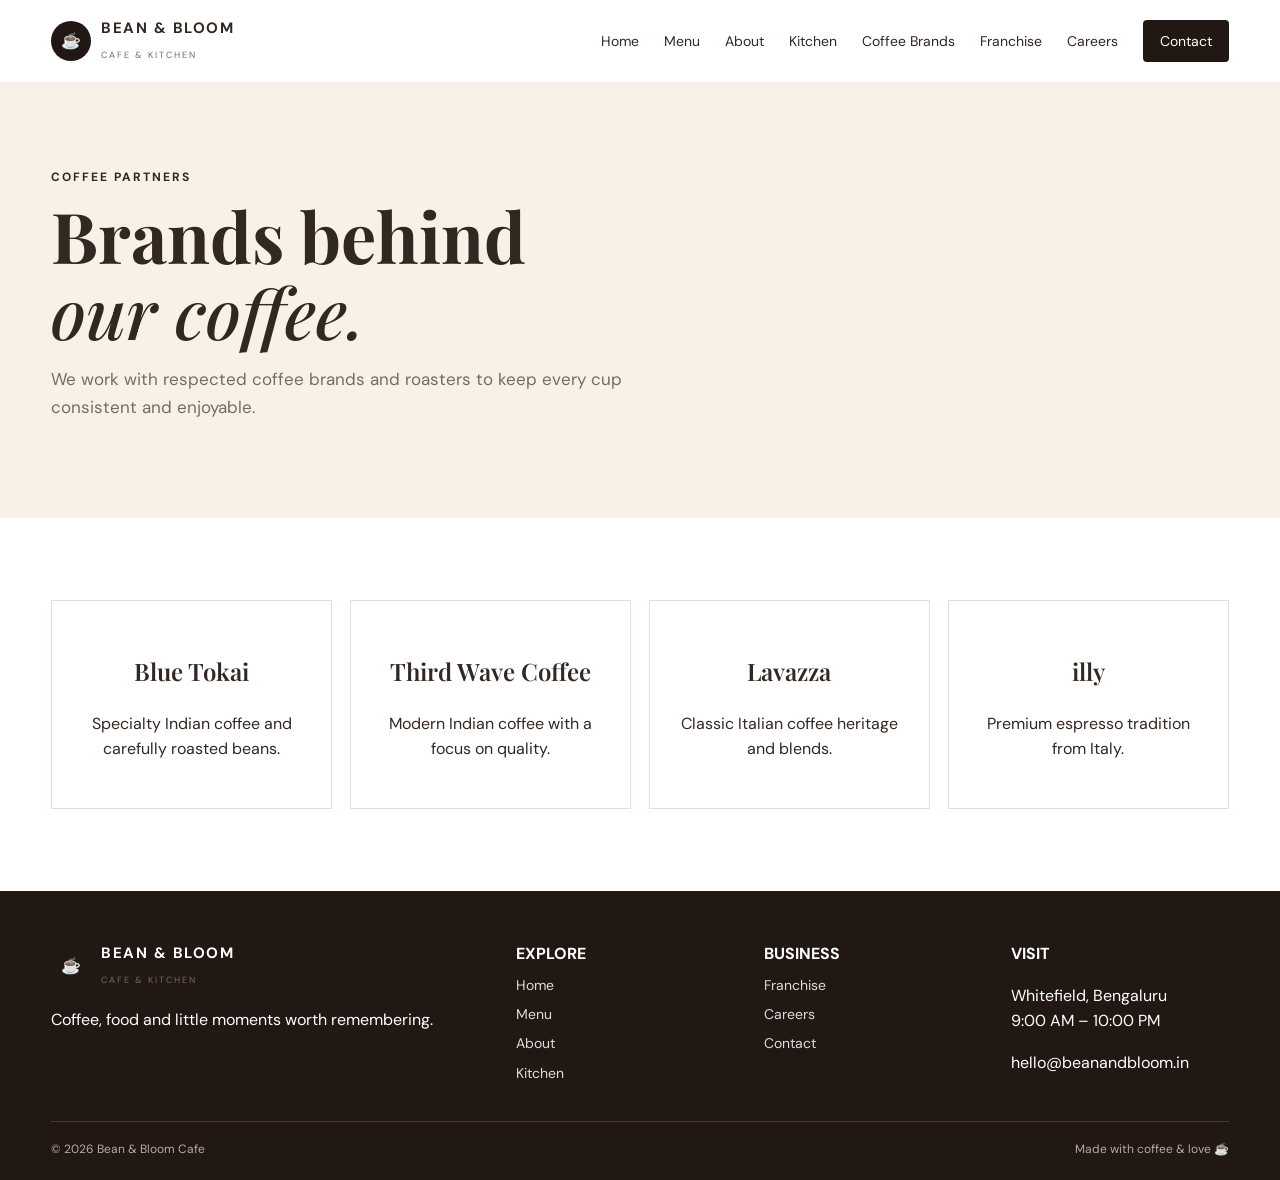
<file: brands.html>
<!doctype html><html lang="en"><head><meta charset="UTF-8"><meta name="viewport" content="width=device-width,initial-scale=1.0"><title>Bean & Bloom | Coffee Brands</title><link rel="stylesheet" href="style.css"></head><body><header class="navbar"><a class="logo" href="index.html"><span class="logo-icon">☕</span><span><strong>BEAN & BLOOM</strong><small>CAFE & KITCHEN</small></span></a><nav class="nav-links"><a href="index.html">Home</a><a href="menu.html">Menu</a><a href="about.html">About</a><a href="kitchen.html">Kitchen</a><a href="brands.html">Coffee Brands</a><a href="franchise.html">Franchise</a><a href="careers.html">Careers</a><a href="contact.html" class="nav-book">Contact</a></nav><button class="mobile-menu" aria-label="Menu">☰</button></header><main><section class="page-hero"><div class="container"><span class="eyebrow">COFFEE PARTNERS</span><h1>Brands behind<br><em>our coffee.</em></h1><p>We work with respected coffee brands and roasters to keep every cup consistent and enjoyable.</p></div></section><section class="section"><div class="container"><div class="brand-grid"><div class="brand-card"><h3>Blue Tokai</h3><p>Specialty Indian coffee and carefully roasted beans.</p></div><div class="brand-card"><h3>Third Wave Coffee</h3><p>Modern Indian coffee with a focus on quality.</p></div><div class="brand-card"><h3>Lavazza</h3><p>Classic Italian coffee heritage and blends.</p></div><div class="brand-card"><h3>illy</h3><p>Premium espresso tradition from Italy.</p></div></div></div></section></main><footer class="footer"><div class="container footer-grid"><div><div class="logo"><span class="logo-icon">☕</span><span><strong>BEAN & BLOOM</strong><small>CAFE & KITCHEN</small></span></div><p>Coffee, food and little moments worth remembering.</p></div><div><b>EXPLORE</b><a href="index.html">Home</a><a href="menu.html">Menu</a><a href="about.html">About</a><a href="kitchen.html">Kitchen</a></div><div><b>BUSINESS</b><a href="franchise.html">Franchise</a><a href="careers.html">Careers</a><a href="contact.html">Contact</a></div><div><b>VISIT</b><p>Whitefield, Bengaluru<br>9:00 AM – 10:00 PM</p><p>hello@beanandbloom.in</p></div></div><div class="container footer-bottom"><span>© <span class="year"></span> Bean & Bloom Cafe</span><span>Made with coffee & love ☕</span></div></footer><script src="script.js"></script></body></html>
</file>
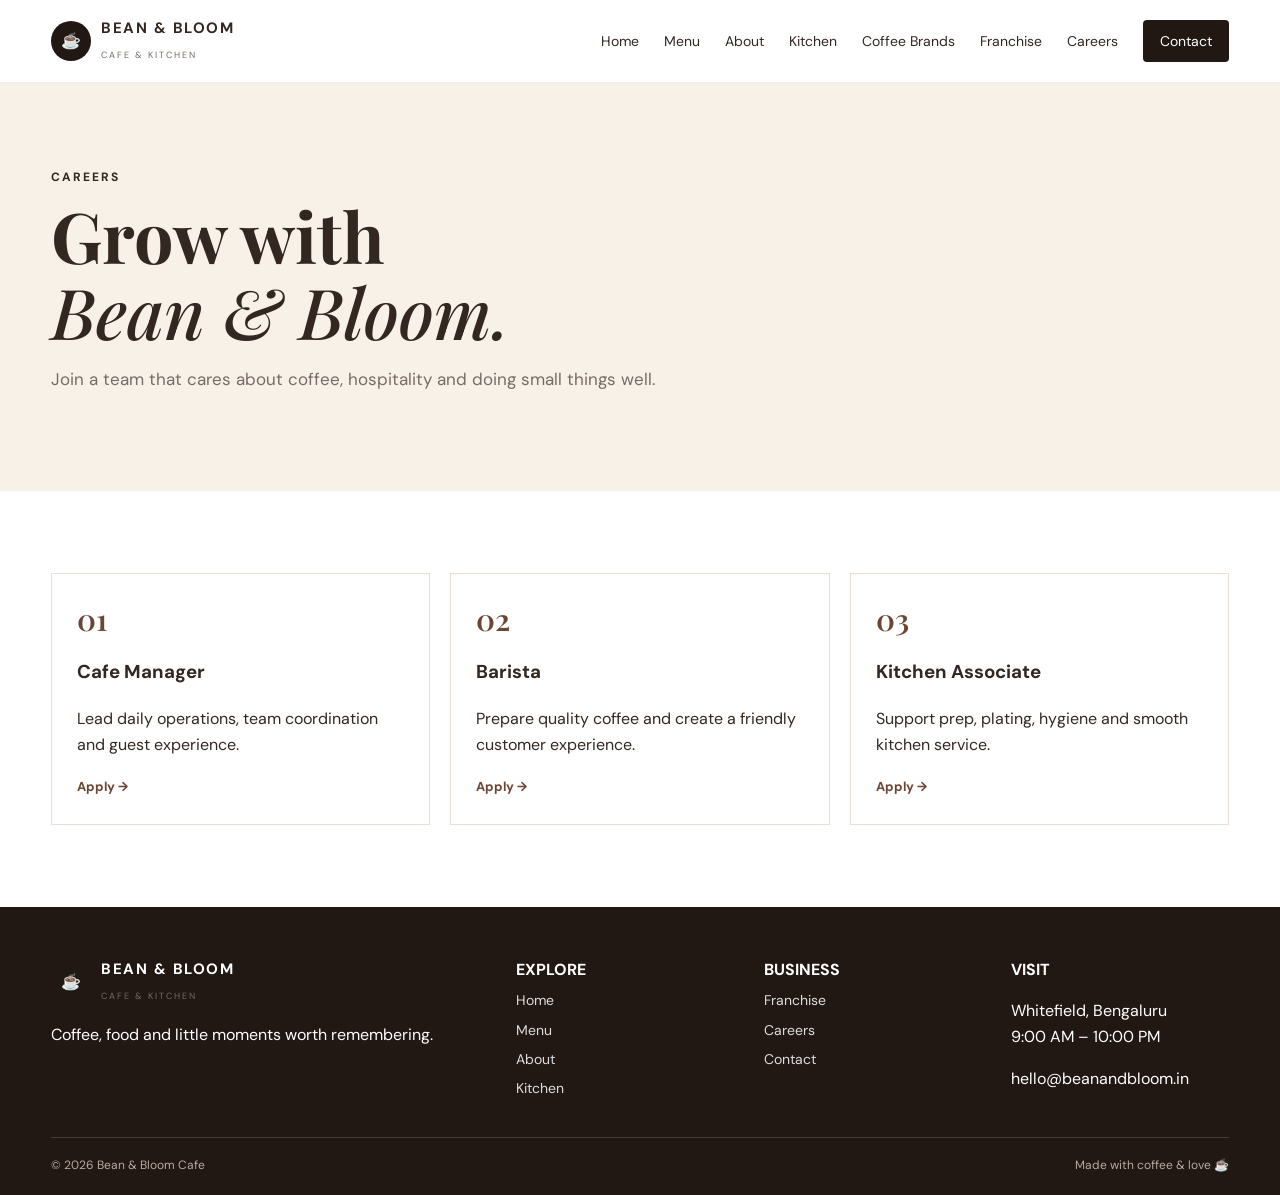
<file: careers.html>
<!doctype html><html lang="en"><head><meta charset="UTF-8"><meta name="viewport" content="width=device-width,initial-scale=1.0"><title>Bean & Bloom | Careers</title><link rel="stylesheet" href="style.css"></head><body><header class="navbar"><a class="logo" href="index.html"><span class="logo-icon">☕</span><span><strong>BEAN & BLOOM</strong><small>CAFE & KITCHEN</small></span></a><nav class="nav-links"><a href="index.html">Home</a><a href="menu.html">Menu</a><a href="about.html">About</a><a href="kitchen.html">Kitchen</a><a href="brands.html">Coffee Brands</a><a href="franchise.html">Franchise</a><a href="careers.html">Careers</a><a href="contact.html" class="nav-book">Contact</a></nav><button class="mobile-menu" aria-label="Menu">☰</button></header><main><section class="page-hero"><div class="container"><span class="eyebrow">CAREERS</span><h1>Grow with<br><em>Bean & Bloom.</em></h1><p>Join a team that cares about coffee, hospitality and doing small things well.</p></div></section><section class="section"><div class="container"><div class="process-grid"><article><b>01</b><h3>Cafe Manager</h3><p>Lead daily operations, team coordination and guest experience.</p><a class="details-link" href="contact.html">Apply →</a></article><article><b>02</b><h3>Barista</h3><p>Prepare quality coffee and create a friendly customer experience.</p><a class="details-link" href="contact.html">Apply →</a></article><article><b>03</b><h3>Kitchen Associate</h3><p>Support prep, plating, hygiene and smooth kitchen service.</p><a class="details-link" href="contact.html">Apply →</a></article></div></div></section></main><footer class="footer"><div class="container footer-grid"><div><div class="logo"><span class="logo-icon">☕</span><span><strong>BEAN & BLOOM</strong><small>CAFE & KITCHEN</small></span></div><p>Coffee, food and little moments worth remembering.</p></div><div><b>EXPLORE</b><a href="index.html">Home</a><a href="menu.html">Menu</a><a href="about.html">About</a><a href="kitchen.html">Kitchen</a></div><div><b>BUSINESS</b><a href="franchise.html">Franchise</a><a href="careers.html">Careers</a><a href="contact.html">Contact</a></div><div><b>VISIT</b><p>Whitefield, Bengaluru<br>9:00 AM – 10:00 PM</p><p>hello@beanandbloom.in</p></div></div><div class="container footer-bottom"><span>© <span class="year"></span> Bean & Bloom Cafe</span><span>Made with coffee & love ☕</span></div></footer><script src="script.js"></script></body></html>
</file>
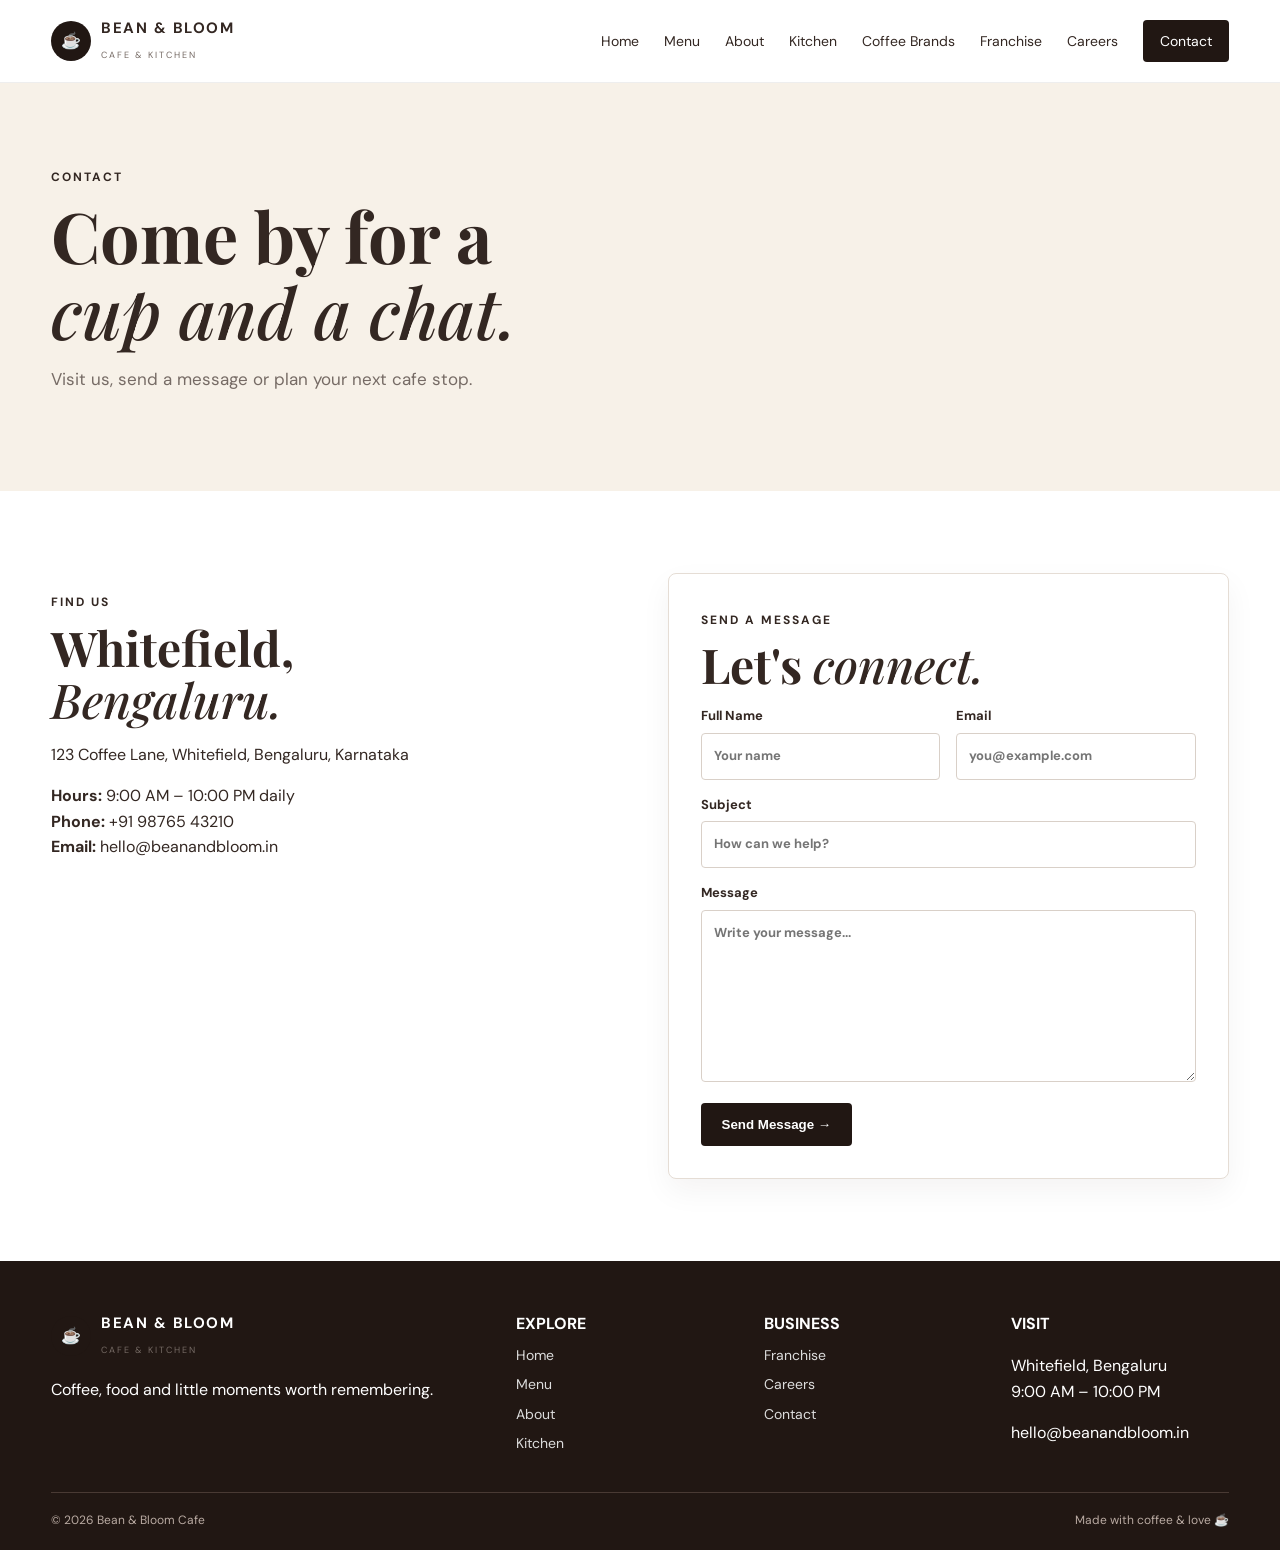
<file: contact.html>
<!doctype html><html lang="en"><head><meta charset="UTF-8"><meta name="viewport" content="width=device-width,initial-scale=1.0"><title>Bean & Bloom | Contact</title><link rel="stylesheet" href="style.css"></head><body><header class="navbar"><a class="logo" href="index.html"><span class="logo-icon">☕</span><span><strong>BEAN & BLOOM</strong><small>CAFE & KITCHEN</small></span></a><nav class="nav-links"><a href="index.html">Home</a><a href="menu.html">Menu</a><a href="about.html">About</a><a href="kitchen.html">Kitchen</a><a href="brands.html">Coffee Brands</a><a href="franchise.html">Franchise</a><a href="careers.html">Careers</a><a href="contact.html" class="nav-book">Contact</a></nav><button class="mobile-menu" aria-label="Menu">☰</button></header><main><section class="page-hero"><div class="container"><span class="eyebrow">CONTACT</span><h1>Come by for a<br><em>cup and a chat.</em></h1><p>Visit us, send a message or plan your next cafe stop.</p></div></section><section class="section"><div class="container two-col"><div><span class="section-label">FIND US</span><h2>Whitefield,<br><em>Bengaluru.</em></h2><p>123 Coffee Lane, Whitefield, Bengaluru, Karnataka</p><p><b>Hours:</b> 9:00 AM – 10:00 PM daily<br><b>Phone:</b> +91 98765 43210<br><b>Email:</b> hello@beanandbloom.in</p><iframe class="map" src="https://www.google.com/maps?q=Whitefield,Bengaluru&output=embed" loading="lazy" title="Bean & Bloom location map"></iframe></div><div class="form-card"><span class="eyebrow">SEND A MESSAGE</span><h2>Let's <em>connect.</em></h2><form id="contactForm"><div class="form-grid"><label>Full Name<input name="name" required placeholder="Your name"></label><label>Email<input type="email" name="email" required placeholder="you@example.com"></label></div><label>Subject<input name="subject" required placeholder="How can we help?"></label><label>Message<textarea name="message" rows="7" required placeholder="Write your message..."></textarea></label><button class="btn btn-dark" type="submit">Send Message →</button></form></div></div></section></main><footer class="footer"><div class="container footer-grid"><div><div class="logo"><span class="logo-icon">☕</span><span><strong>BEAN & BLOOM</strong><small>CAFE & KITCHEN</small></span></div><p>Coffee, food and little moments worth remembering.</p></div><div><b>EXPLORE</b><a href="index.html">Home</a><a href="menu.html">Menu</a><a href="about.html">About</a><a href="kitchen.html">Kitchen</a></div><div><b>BUSINESS</b><a href="franchise.html">Franchise</a><a href="careers.html">Careers</a><a href="contact.html">Contact</a></div><div><b>VISIT</b><p>Whitefield, Bengaluru<br>9:00 AM – 10:00 PM</p><p>hello@beanandbloom.in</p></div></div><div class="container footer-bottom"><span>© <span class="year"></span> Bean & Bloom Cafe</span><span>Made with coffee & love ☕</span></div></footer><script src="script.js"></script></body></html>
</file>
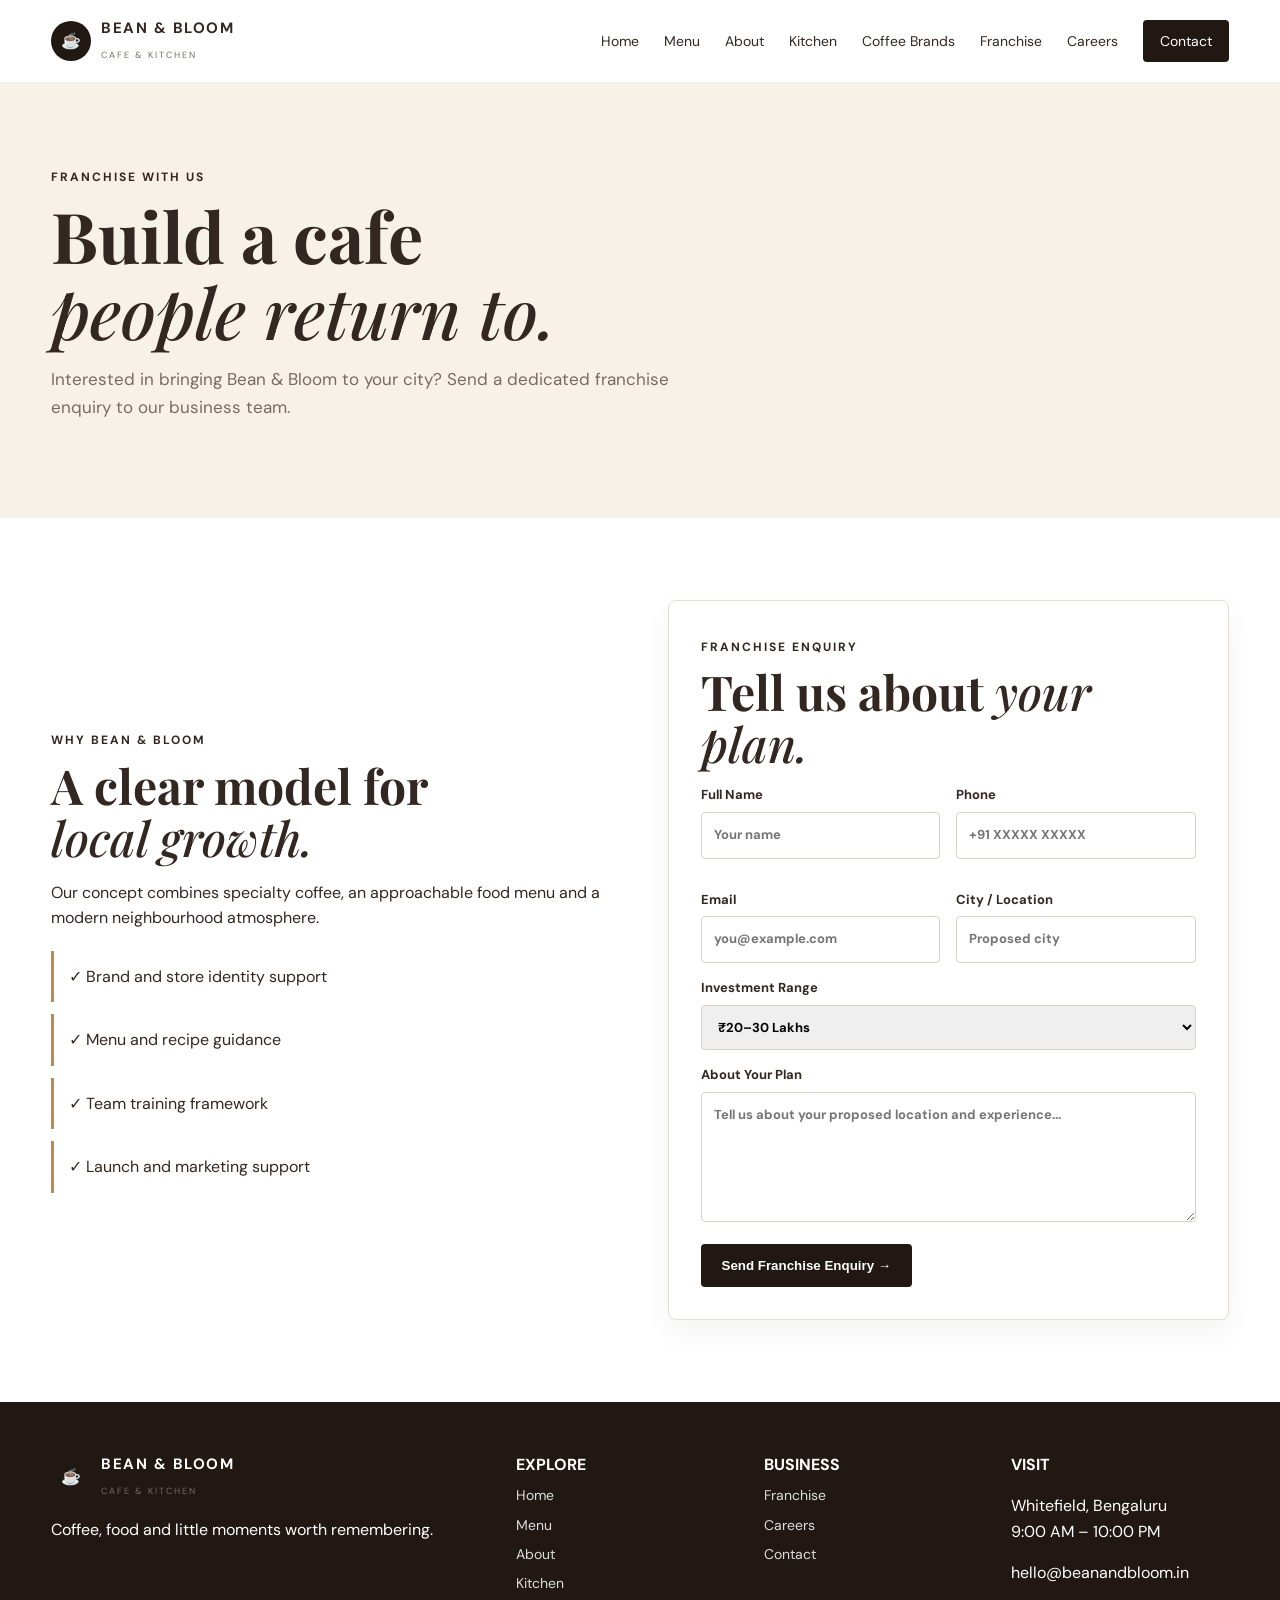
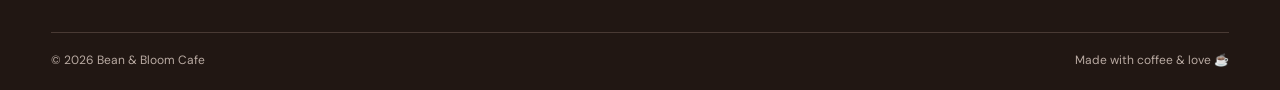
<file: franchise.html>
<!doctype html><html lang="en"><head><meta charset="UTF-8"><meta name="viewport" content="width=device-width,initial-scale=1.0"><title>Bean & Bloom | Franchise</title><link rel="stylesheet" href="style.css"></head><body><header class="navbar"><a class="logo" href="index.html"><span class="logo-icon">☕</span><span><strong>BEAN & BLOOM</strong><small>CAFE & KITCHEN</small></span></a><nav class="nav-links"><a href="index.html">Home</a><a href="menu.html">Menu</a><a href="about.html">About</a><a href="kitchen.html">Kitchen</a><a href="brands.html">Coffee Brands</a><a href="franchise.html">Franchise</a><a href="careers.html">Careers</a><a href="contact.html" class="nav-book">Contact</a></nav><button class="mobile-menu" aria-label="Menu">☰</button></header><main><section class="page-hero"><div class="container"><span class="eyebrow">FRANCHISE WITH US</span><h1>Build a cafe<br><em>people return to.</em></h1><p>Interested in bringing Bean & Bloom to your city? Send a dedicated franchise enquiry to our business team.</p></div></section><section class="section"><div class="container two-col"><div><span class="section-label">WHY BEAN & BLOOM</span><h2>A clear model for<br><em>local growth.</em></h2><p>Our concept combines specialty coffee, an approachable food menu and a modern neighbourhood atmosphere.</p><div class="check-list"><div>✓ Brand and store identity support</div><div>✓ Menu and recipe guidance</div><div>✓ Team training framework</div><div>✓ Launch and marketing support</div></div></div><div class="form-card"><span class="eyebrow">FRANCHISE ENQUIRY</span><h2>Tell us about <em>your plan.</em></h2><form id="franchiseForm"><div class="form-grid"><label>Full Name<input name="name" required placeholder="Your name"></label><label>Phone<input name="phone" required placeholder="+91 XXXXX XXXXX"></label><label>Email<input type="email" name="email" required placeholder="you@example.com"></label><label>City / Location<input name="location" required placeholder="Proposed city"></label></div><label>Investment Range<select name="investment"><option>₹20–30 Lakhs</option><option>₹30–50 Lakhs</option><option>₹50 Lakhs+</option></select></label><label>About Your Plan<textarea name="message" rows="5" placeholder="Tell us about your proposed location and experience..."></textarea></label><button class="btn btn-dark" type="submit">Send Franchise Enquiry →</button></form></div></div></section></main><footer class="footer"><div class="container footer-grid"><div><div class="logo"><span class="logo-icon">☕</span><span><strong>BEAN & BLOOM</strong><small>CAFE & KITCHEN</small></span></div><p>Coffee, food and little moments worth remembering.</p></div><div><b>EXPLORE</b><a href="index.html">Home</a><a href="menu.html">Menu</a><a href="about.html">About</a><a href="kitchen.html">Kitchen</a></div><div><b>BUSINESS</b><a href="franchise.html">Franchise</a><a href="careers.html">Careers</a><a href="contact.html">Contact</a></div><div><b>VISIT</b><p>Whitefield, Bengaluru<br>9:00 AM – 10:00 PM</p><p>hello@beanandbloom.in</p></div></div><div class="container footer-bottom"><span>© <span class="year"></span> Bean & Bloom Cafe</span><span>Made with coffee & love ☕</span></div></footer><script src="script.js"></script></body></html>
</file>
<file: style.css>
@import url('https://fonts.googleapis.com/css2?family=DM+Sans:wght@400;500;600;700&family=Playfair+Display:wght@500;600;700&display=swap');
:root{--dark:#211713;--brown:#6b4635;--cream:#f7f1e8;--soft:#eee4d7;--white:#fff;--gold:#c08a4b;--text:#332722;--muted:#766b65;--max:1180px}*{box-sizing:border-box}html{scroll-behavior:smooth}body{margin:0;font-family:'DM Sans',sans-serif;color:var(--text);background:#fff;line-height:1.6}a{text-decoration:none;color:inherit}.container{width:min(92%,var(--max));margin:auto}.navbar{position:sticky;top:0;z-index:20;background:rgba(255,255,255,.96);backdrop-filter:blur(10px);border-bottom:1px solid #eee;padding:16px 4%;display:flex;align-items:center;justify-content:space-between}.logo{display:flex;align-items:center;gap:10px}.logo-icon{width:40px;height:40px;border-radius:50%;display:grid;place-items:center;background:var(--dark);color:#fff}.logo strong{display:block;font-size:15px;letter-spacing:1.5px}.logo small{font-size:9px;letter-spacing:2px;color:var(--muted)}.nav-links{display:flex;align-items:center;gap:25px;font-size:14px}.nav-links a:hover,.nav-links a.active{color:var(--brown)}.nav-book{background:var(--dark);color:#fff!important;padding:10px 17px;border-radius:4px}.hero{position:relative;min-height:76vh;display:grid;place-items:center;overflow:hidden;background:var(--dark)}.hero-video{position:absolute;width:100%;height:100%;object-fit:cover;opacity:.72}.hero-overlay{position:absolute;inset:0;background:linear-gradient(90deg,rgba(24,15,11,.8),rgba(24,15,11,.3))}.hero-content{position:relative;color:#fff;width:min(92%,900px);padding:90px 0}.eyebrow,.hero-small,.section-label{font-size:12px;letter-spacing:2px;font-weight:700}.hero-small{opacity:.9}.hero h1,.page-hero h1,.detail-content h1,h2{font-family:'Playfair Display',serif;line-height:1.08}.hero h1{font-size:clamp(45px,7vw,82px);margin:14px 0}.hero h1 em,h2 em,.page-hero em{font-weight:500}.hero-description{max-width:600px;font-size:18px;color:#f2ebe5}.hero-buttons{display:flex;gap:12px;margin-top:28px}.btn{display:inline-flex;align-items:center;gap:10px;padding:13px 20px;border-radius:4px;font-weight:700;border:1px solid transparent}.btn-primary{background:#fff;color:var(--dark)}.btn-outline{border-color:#fff;color:#fff}.btn-dark{background:var(--dark);color:#fff}.section{padding:82px 0}.soft{background:var(--cream)}.section-heading{margin-bottom:30px}.section-heading h2,h2{font-size:48px;margin:8px 0 15px}.intro-grid,.two-col,.detail-layout{display:grid;grid-template-columns:1fr 1fr;gap:55px;align-items:center}.intro-copy p,.copy p{color:var(--muted)}.stats{display:grid;grid-template-columns:repeat(3,1fr);gap:12px}.stat{padding:22px;background:var(--cream);text-align:center}.stat strong{font:600 35px 'Playfair Display';display:block}.popular{background:#fbf8f4}.popular-head{display:flex;justify-content:space-between;align-items:end;gap:20px}.popular-grid,.menu-grid{display:grid;grid-template-columns:repeat(3,1fr);gap:22px}.menu-card{background:#fff;border:1px solid #e9e1d9;border-radius:8px;overflow:hidden;transition:.25s}.menu-card:hover{transform:translateY(-4px);box-shadow:0 12px 30px rgba(30,20,15,.09)}.menu-image{height:240px;display:block;position:relative;overflow:hidden}.menu-image img{width:100%;height:100%;object-fit:cover}.item-tag,.discount{position:absolute;top:12px;padding:5px 9px;border-radius:20px;font-size:10px;font-weight:700;letter-spacing:.8px}.item-tag{left:12px;background:#fff}.discount{right:12px;background:#8c3e2c;color:#fff}.menu-body{padding:18px}.item-title{display:flex;justify-content:space-between;gap:15px}.item-title h3{margin:0;font-size:19px}.item-title strong{font-size:18px}.price-line{display:flex;gap:9px;align-items:center;font-size:13px;margin-top:2px}.price-line del{color:#999}.price-line span,.detail-price span{color:#8c3e2c;font-weight:700}.rating{font-size:13px;margin:8px 0}.rating span{color:#d18b31}.rating small{color:var(--muted)}.menu-body p{color:var(--muted);font-size:14px}.details-link{font-weight:700;font-size:13px;color:var(--brown)}.filter-row{display:flex;flex-wrap:wrap;gap:10px;margin:25px 0}.menu-filter{border:1px solid #ddd;background:#fff;padding:9px 16px;border-radius:30px;cursor:pointer}.menu-filter.active{background:var(--dark);color:#fff}.page-hero{background:var(--cream);padding:80px 0}.page-hero h1{font-size:clamp(42px,6vw,70px);margin:10px 0}.page-hero p{max-width:650px;color:var(--muted);font-size:17px}.feature-image,.kitchen-image{width:100%;height:420px;object-fit:cover;border-radius:8px}.check-list{display:grid;gap:12px;margin-top:20px}.check-list div{padding:13px 15px;background:#fff;border-left:3px solid var(--gold)}.process-grid{display:grid;grid-template-columns:repeat(3,1fr);gap:20px}.process-grid article{padding:25px;background:#fff;border:1px solid #e8e0d8}.process-grid b{font:600 30px 'Playfair Display';color:var(--brown)}.brand-grid{display:grid;grid-template-columns:repeat(4,1fr);gap:18px}.brand-card{padding:30px 20px;text-align:center;border:1px solid #e6ddd4;background:#fff}.brand-card h3{font:600 24px 'Playfair Display'}.item-page{padding-top:70px}.detail-layout{align-items:start}.detail-image{position:relative;height:560px}.detail-image img{width:100%;height:100%;object-fit:cover;border-radius:8px}.detail-discount{top:20px;right:20px}.detail-content h1{font-size:58px;margin:10px 0}.large{font-size:16px}.detail-description{font-size:18px;color:var(--muted)}.detail-price{display:flex;align-items:center;gap:14px;margin:20px 0}.detail-price strong{font-size:32px}.detail-price del{color:#999}.detail-box{padding:20px;background:var(--cream);margin:25px 0}.detail-box h3{margin-top:0}.form-card{background:#fff;padding:32px;border:1px solid #e5ddd5;border-radius:8px;box-shadow:0 12px 30px rgba(30,20,15,.05)}.form-grid{display:grid;grid-template-columns:1fr 1fr;gap:16px}.form-card label{font-size:13px;font-weight:700;display:block;margin-bottom:15px}.form-card input,.form-card select,.form-card textarea{width:100%;padding:12px;border:1px solid #d9d0c8;border-radius:4px;font:inherit;margin-top:6px}.form-card textarea{resize:vertical}.success{text-align:center;padding:30px}.success i{font-size:40px;color:#4c8053}.map{width:100%;height:280px;border:0;border-radius:8px}.footer{background:var(--dark);color:#fff;padding:50px 0 20px}.footer-grid{display:grid;grid-template-columns:2fr 1fr 1fr 1fr;gap:30px}.footer a{display:block;color:#ddd;margin:7px 0;font-size:14px}.footer-bottom{border-top:1px solid #493a34;margin-top:30px;padding-top:18px;color:#b9aaa2;font-size:12px;display:flex;justify-content:space-between}.mobile-menu{display:none}
@media(max-width:850px){.nav-links{display:none}.mobile-menu{display:block;background:none;border:0;font-size:22px}.navbar:focus-within .nav-links{display:flex;position:absolute;top:72px;left:0;right:0;background:#fff;padding:18px;flex-direction:column}.intro-grid,.two-col,.detail-layout{grid-template-columns:1fr}.popular-grid,.menu-grid{grid-template-columns:1fr 1fr}.process-grid,.brand-grid{grid-template-columns:1fr 1fr}.footer-grid{grid-template-columns:1fr 1fr}.detail-image{height:400px}.detail-content h1{font-size:44px}.form-grid{grid-template-columns:1fr}}
@media(max-width:560px){.popular-grid,.menu-grid,.process-grid,.brand-grid,.footer-grid{grid-template-columns:1fr}.hero{min-height:72vh}.hero-content{padding:60px 0}.hero-buttons{flex-direction:column;align-items:flex-start}.section{padding:60px 0}.section-heading h2,h2{font-size:38px}.footer-bottom{flex-direction:column;gap:8px}.stats{grid-template-columns:1fr}.feature-image,.kitchen-image{height:300px}}
</file>
